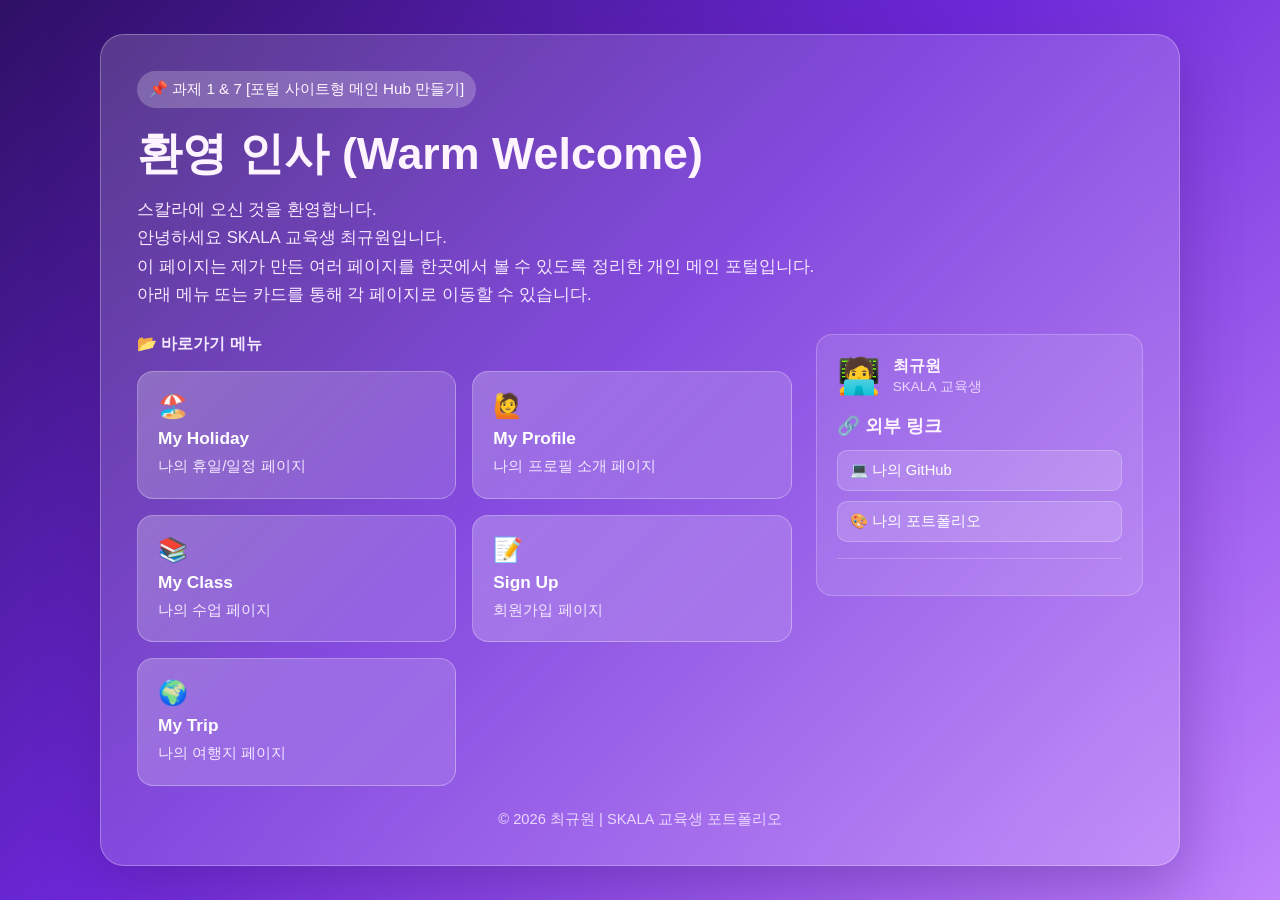
<file: html/index.html>
<!DOCTYPE html>
<html lang="ko">
<head>
    <meta charset="UTF-8">
    <meta name="viewport" content="width=device-width, initial-scale=1.0">
    <title>Welcome SKALA</title>
    <style>
        :root {
            color-scheme: dark;
        }

        * {
            box-sizing: border-box;
        }

        body {
            margin: 0;
            font-family: 'Segoe UI', Arial, sans-serif;
            background: linear-gradient(135deg, #2e1065 0%, #6d28d9 45%, #c084fc 100%);
            color: #fdf4ff;
            min-height: 100vh;
            display: flex;
            align-items: center;
            justify-content: center;
            padding: 24px;
        }

        .container {
            width: min(1080px, 100%);
            background: rgba(255, 255, 255, 0.16);
            backdrop-filter: blur(16px);
            border: 1px solid rgba(255, 255, 255, 0.28);
            border-radius: 24px;
            box-shadow: 0 20px 60px rgba(70, 20, 120, 0.35);
            padding: 36px;
        }

        .badge {
            display: inline-block;
            padding: 8px 12px;
            border-radius: 999px;
            background: rgba(255, 255, 255, 0.22);
            font-size: 0.95rem;
            margin-bottom: 16px;
            color: #fff7ff;
        }

        h1 {
            margin: 0 0 12px;
            font-size: clamp(1.9rem, 4vw, 2.8rem);
            color: #fdf4ff;
            padding-bottom: 0;
            border-bottom: none;
        }

        .subtitle {
            margin: 0 0 24px;
            font-size: 1.05rem;
            line-height: 1.7;
            color: #f5e8ff;
        }

        /* nav (갤러리 메뉴) */
        .main-nav h3 {
            margin: 0 0 16px;
            font-size: 1rem;
            color: #f3e8ff;
            padding-bottom: 0;
            border-bottom: none;
        }

        /* main + aside 레이아웃 */
        .content-wrap {
            display: grid;
            grid-template-columns: 2fr 1fr;
            gap: 24px;
            align-items: start;
        }

        .link-list {
            display: grid;
            grid-template-columns: repeat(2, minmax(0, 1fr));
            gap: 16px;
        }

        .link-card {
            display: block;
            padding: 20px;
            border-radius: 16px;
            text-decoration: none;
            color: white;
            background: linear-gradient(135deg, rgba(255, 255, 255, 0.24), rgba(255, 255, 255, 0.1));
            border: 1px solid rgba(255, 255, 255, 0.28);
            transition: transform 0.2s ease, box-shadow 0.2s ease;
        }

        .link-card:hover {
            transform: translateY(-4px);
            box-shadow: 0 12px 28px rgba(46, 16, 101, 0.28);
            background: linear-gradient(135deg, rgba(255, 255, 255, 0.24), rgba(255, 255, 255, 0.1));
        }

        .icon {
            font-size: 1.5rem;
            margin-bottom: 8px;
            display: block;
        }

        .link-card h3 {
            margin: 0 0 6px;
            font-size: 1.08rem;
            color: inherit;
            padding-bottom: 0;
            border-bottom: none;
        }

        .link-card p {
            margin: 0;
            font-size: 0.95rem;
            color: #f3e8ff;
            line-height: 1.5;
        }

        /* aside 사이드바 */
        .sidebar {
            background: rgba(255, 255, 255, 0.1);
            border: 1px solid rgba(255, 255, 255, 0.22);
            border-radius: 16px;
            padding: 20px;
        }

        .sidebar h2 {
            margin: 0 0 12px;
            font-size: 1.15rem;
            color: inherit;
            padding-bottom: 0;
            border-bottom: none;
        }

        .sidebar .profile-mini {
            display: flex;
            align-items: center;
            gap: 12px;
            margin-bottom: 16px;
        }

        .sidebar .profile-mini .avatar {
            font-size: 2.2rem;
        }

        .sidebar .profile-mini strong {
            display: block;
            font-size: 1.02rem;
        }

        .sidebar .profile-mini span {
            font-size: 0.85rem;
            color: #e9d5ff;
        }

        .sidebar ul {
            list-style: none;
            margin: 0 0 16px;
            padding: 0;
            display: grid;
            gap: 10px;
        }

        .sidebar a.side-link {
            display: block;
            padding: 10px 12px;
            border-radius: 10px;
            text-decoration: none;
            color: white;
            background: rgba(255, 255, 255, 0.14);
            border: 1px solid rgba(255, 255, 255, 0.24);
            font-size: 0.92rem;
        }

        .sidebar a.side-link:hover {
            background: rgba(255, 255, 255, 0.26);
        }

        .sidebar hr {
            border: none;
            border-top: 1px solid rgba(255, 255, 255, 0.22);
            margin: 16px 0;
        }

        .sidebar .info-line {
            font-size: 0.88rem;
            color: #f3e8ff;
            line-height: 1.6;
            margin: 0 0 6px;
        }

        .footer {
            margin-top: 24px;
            font-size: 0.92rem;
            color: #e9d5ff;
            text-align: center;
        }

        @media (max-width: 700px) {
            .content-wrap {
                grid-template-columns: 1fr;
            }

            .link-list {
                grid-template-columns: 1fr;
            }

            .container {
                padding: 24px;
            }
        }
    </style>
</head>
<body>
    <div class="container">
        <div class="badge">📌 과제 1 &amp; 7 [포털 사이트형 메인 Hub 만들기]</div>
        <h1>환영 인사 (Warm Welcome)</h1>
        <p class="subtitle">
            스칼라에 오신 것을 환영합니다.<br>
            안녕하세요 SKALA 교육생 최규원입니다.<br>
            이 페이지는 제가 만든 여러 페이지를 한곳에서 볼 수 있도록 정리한 개인 메인 포털입니다.<br>
            아래 메뉴 또는 카드를 통해 각 페이지로 이동할 수 있습니다.
        </p>

        <div class="content-wrap">
            <main class="main-content">
                <nav class="main-nav">
                    <h3>📂 바로가기 메뉴</h3>
                    <div class="link-list">
                        <a class="link-card" href="myHoliday.html">
                            <span class="icon">🏖️</span>
                            <h3>My Holiday</h3>
                            <p>나의 휴일/일정 페이지</p>
                        </a>
                        <a class="link-card" href="myProfile.html">
                            <span class="icon">🙋</span>
                            <h3>My Profile</h3>
                            <p>나의 프로필 소개 페이지</p>
                        </a>
                        <a class="link-card" href="myClass.html">
                            <span class="icon">📚</span>
                            <h3>My Class</h3>
                            <p>나의 수업 페이지</p>
                        </a>
                        <a class="link-card" href="signUp.html">
                            <span class="icon">📝</span>
                            <h3>Sign Up</h3>
                            <p>회원가입 페이지</p>
                        </a>
                        <a class="link-card" href="myTrip.html">
                            <span class="icon">🌍</span>
                            <h3>My Trip</h3>
                            <p>나의 여행지 페이지</p>
                        </a>
                    </div>
                </nav>
            </main>

            <aside class="sidebar">
                <div class="profile-mini">
                    <span class="avatar">🧑‍💻</span>
                    <div>
                        <strong>최규원</strong>
                        <span>SKALA 교육생</span>
                    </div>
                </div>

                <h2>🔗 외부 링크</h2>
                <ul>
                    <li><a class="side-link" href="https://github.com/gyu2301/" target="_blank" rel="noopener noreferrer">💻 나의 GitHub</a></li>
                    <li><a class="side-link" href="https://gyu2301.github.io/SKALA-Portfolio/" target="_blank" rel="noopener noreferrer">🎨 나의 포트폴리오</a></li>
                </ul>

                <hr>
            </aside>
        </div>

        <div class="footer">
            © 2026 최규원 | SKALA 교육생 포트폴리오
        </div>
    </div>
</body>
</html>
</file>
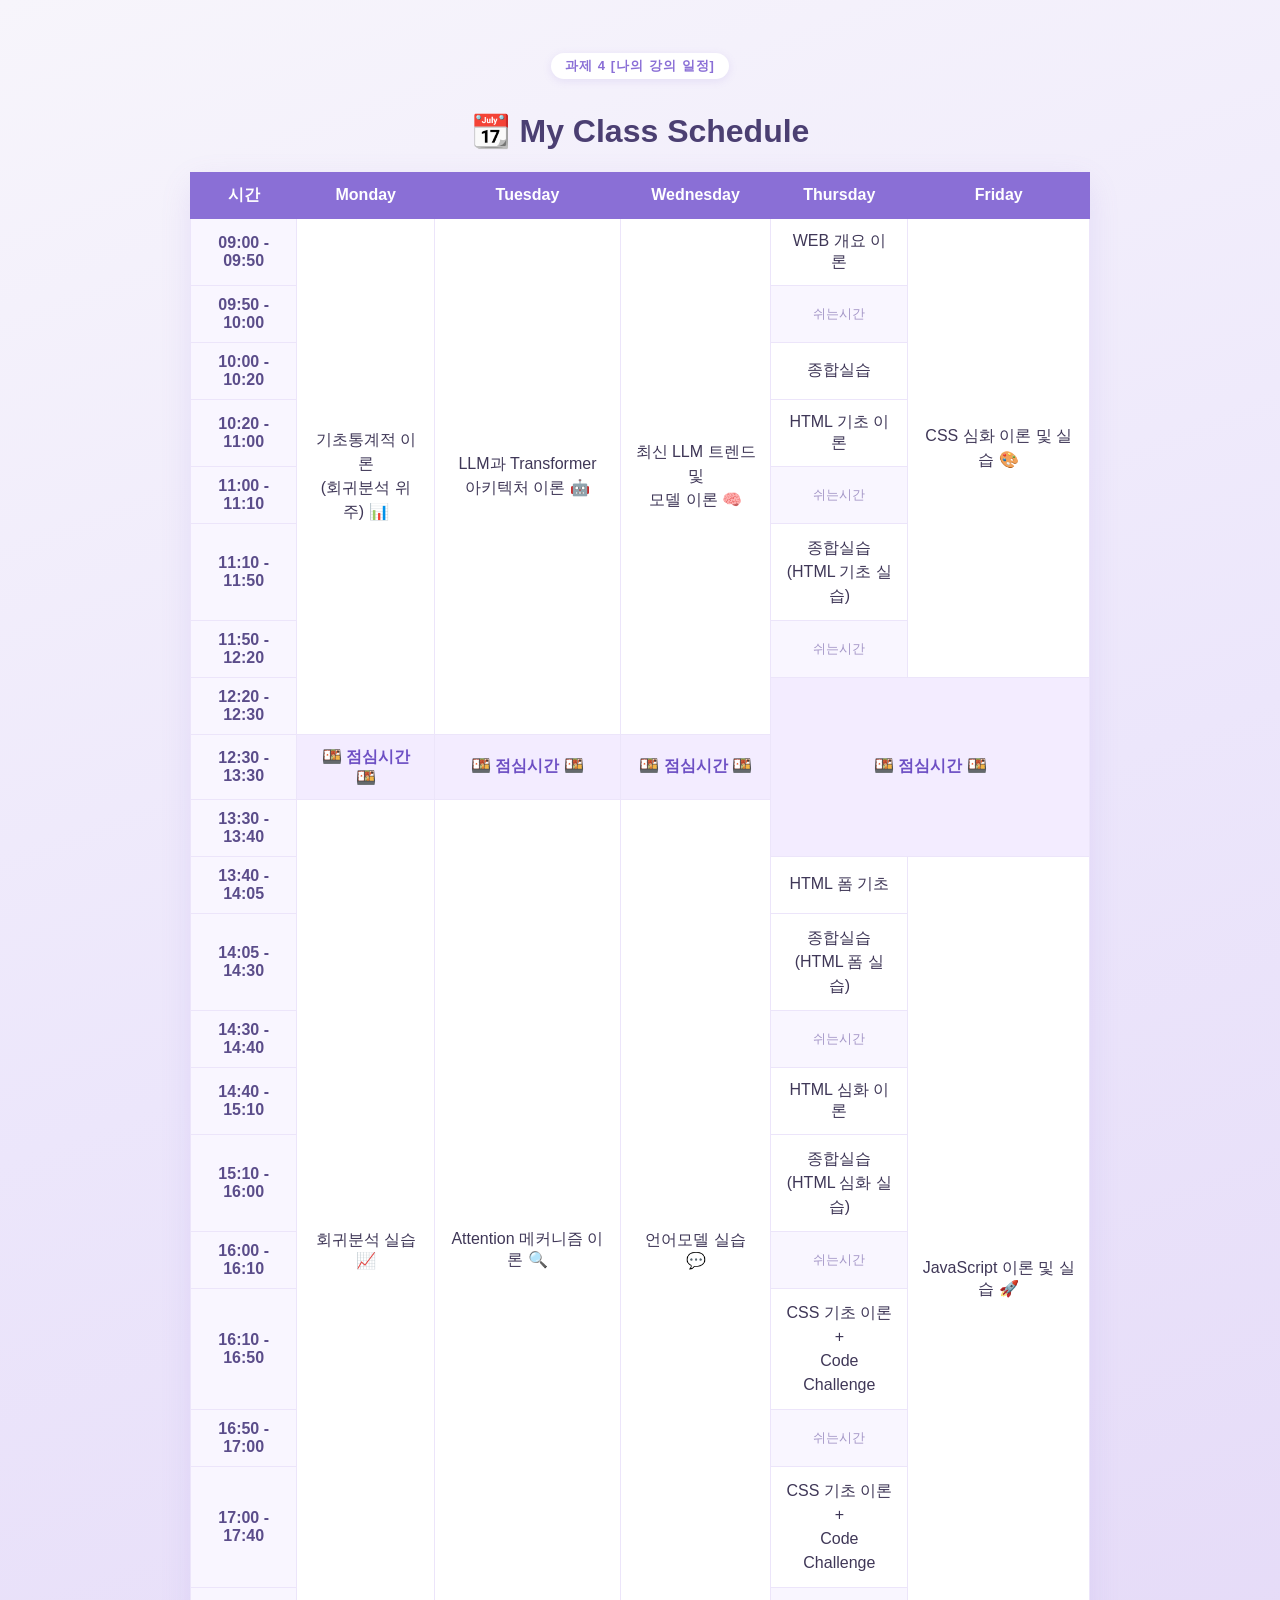
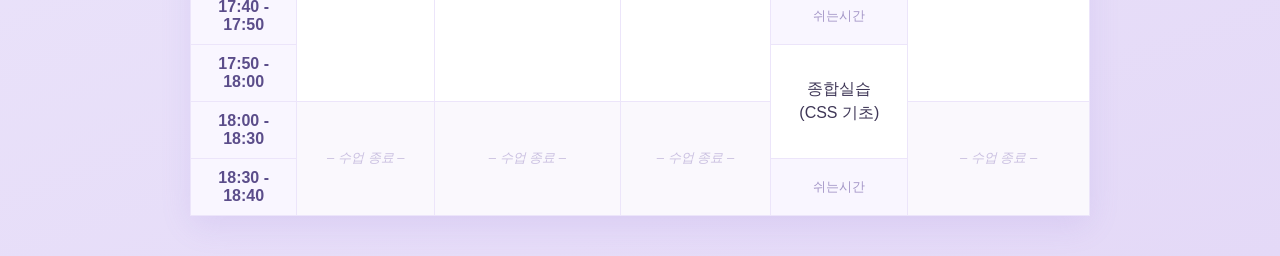
<file: html/myClass.html>
<!DOCTYPE html>
<html lang="ko">
<head>
    <meta charset="UTF-8">
    <meta name="viewport" content="width=device-width, initial-scale=1.0">
    <title>나의 강의 시간표</title>
</head>
<body style="margin:0; padding:40px 20px; font-family:'Pretendard','Apple SD Gothic Neo','Malgun Gothic',sans-serif; background:linear-gradient(160deg, #f7f5fb 0%, #ece6fb 50%, #e4d9f7 100%); color:#3f3757;">
    <div style="max-width:900px; margin:0 auto;">
        <div style="text-align:center;">
            <p style="display:inline-block; padding:4px 14px; margin-bottom:12px; border-radius:999px; background:#ffffff; color:#8a6fd6; font-size:13px; font-weight:600; letter-spacing:0.08em; text-transform:uppercase; box-shadow:0 2px 8px rgba(138,111,214,0.15);"> 과제 4 [나의 강의 일정]</p>
        </div>
        <h1 style="text-align:center; color:#4b3f72;">📆 My Class Schedule</h1>

        <table style="width:100%; border-collapse:collapse; background:#ffffff; border-radius:14px; box-shadow:0 10px 30px rgba(150,120,220,0.15);">
            <thead>
                <tr style="background:#8a6fd6;">
                    <th style="padding:12px; color:#ffffff; border:1px solid #8a6fd6;">시간</th>
                    <th style="padding:12px; color:#ffffff; border:1px solid #8a6fd6;">Monday</th>
                    <th style="padding:12px; color:#ffffff; border:1px solid #8a6fd6;">Tuesday</th>
                    <th style="padding:12px; color:#ffffff; border:1px solid #8a6fd6;">Wednesday</th>
                    <th style="padding:12px; color:#ffffff; border:1px solid #8a6fd6;">Thursday</th>
                    <th style="padding:12px; color:#ffffff; border:1px solid #8a6fd6;">Friday</th>
                </tr>
            </thead>
            <tbody>
                <tr>
                    <td style="padding:10px 14px; background:#f9f6ff; color:#5b4d8a; font-weight:600; border:1px solid #ece5fa; text-align:center;">09:00 - 09:50</td>
                    <td rowspan="8" style="padding:12px 14px; background:#ffffff; color:#3f3757; border:1px solid #ece5fa; text-align:center; line-height:1.5;">기초통계적 이론<br>(회귀분석 위주) 📊</td>
                    <td rowspan="8" style="padding:12px 14px; background:#ffffff; color:#3f3757; border:1px solid #ece5fa; text-align:center; line-height:1.5;">LLM과 Transformer<br>아키텍처 이론 🤖</td>
                    <td rowspan="8" style="padding:12px 14px; background:#ffffff; color:#3f3757; border:1px solid #ece5fa; text-align:center; line-height:1.5;">최신 LLM 트렌드 및<br>모델 이론 🧠</td>
                    <td style="padding:12px 14px; background:#ffffff; color:#3f3757; border:1px solid #ece5fa; text-align:center;">WEB 개요 이론</td>
                    <td rowspan="7" style="padding:12px 14px; background:#ffffff; color:#3f3757; border:1px solid #ece5fa; text-align:center; line-height:1.5;">CSS 심화 이론 및 실습 🎨</td>
                </tr>
                <tr>
                    <td style="padding:10px 14px; background:#f9f6ff; color:#5b4d8a; font-weight:600; border:1px solid #ece5fa; text-align:center;">09:50 - 10:00</td>
                    <td style="padding:8px 14px; background:#f9f6ff; color:#a496c7; font-size:13px; border:1px solid #ece5fa; text-align:center;">쉬는시간</td>
                </tr>
                <tr>
                    <td style="padding:10px 14px; background:#f9f6ff; color:#5b4d8a; font-weight:600; border:1px solid #ece5fa; text-align:center;">10:00 - 10:20</td>
                    <td style="padding:12px 14px; background:#ffffff; color:#3f3757; border:1px solid #ece5fa; text-align:center;">종합실습</td>
                </tr>
                <tr>
                    <td style="padding:10px 14px; background:#f9f6ff; color:#5b4d8a; font-weight:600; border:1px solid #ece5fa; text-align:center;">10:20 - 11:00</td>
                    <td style="padding:12px 14px; background:#ffffff; color:#3f3757; border:1px solid #ece5fa; text-align:center;">HTML 기초 이론</td>
                </tr>
                <tr>
                    <td style="padding:10px 14px; background:#f9f6ff; color:#5b4d8a; font-weight:600; border:1px solid #ece5fa; text-align:center;">11:00 - 11:10</td>
                    <td style="padding:8px 14px; background:#f9f6ff; color:#a496c7; font-size:13px; border:1px solid #ece5fa; text-align:center;">쉬는시간</td>
                </tr>
                <tr>
                    <td style="padding:10px 14px; background:#f9f6ff; color:#5b4d8a; font-weight:600; border:1px solid #ece5fa; text-align:center;">11:10 - 11:50</td>
                    <td style="padding:12px 14px; background:#ffffff; color:#3f3757; border:1px solid #ece5fa; text-align:center; line-height:1.5;">종합실습<br>(HTML 기초 실습)</td>
                </tr>
                <tr>
                    <td style="padding:10px 14px; background:#f9f6ff; color:#5b4d8a; font-weight:600; border:1px solid #ece5fa; text-align:center;">11:50 - 12:20</td>
                    <td style="padding:8px 14px; background:#f9f6ff; color:#a496c7; font-size:13px; border:1px solid #ece5fa; text-align:center;">쉬는시간</td>
                </tr>
                <tr>
                    <td style="padding:10px 14px; background:#f9f6ff; color:#5b4d8a; font-weight:600; border:1px solid #ece5fa; text-align:center;">12:20 - 12:30</td>
                    <td colspan="2" rowspan="3" style="padding:12px 14px; background:#f3ecff; color:#6d4fc4; font-weight:700; border:1px solid #ece5fa; text-align:center;">🍱 점심시간 🍱</td>
                </tr>
                <tr>
                    <td style="padding:10px 14px; background:#f9f6ff; color:#5b4d8a; font-weight:600; border:1px solid #ece5fa; text-align:center;">12:30 - 13:30</td>
                    <td style="padding:12px 14px; background:#f3ecff; color:#6d4fc4; font-weight:700; border:1px solid #ece5fa; text-align:center;">🍱 점심시간 🍱</td>
                    <td style="padding:12px 14px; background:#f3ecff; color:#6d4fc4; font-weight:700; border:1px solid #ece5fa; text-align:center;">🍱 점심시간 🍱</td>
                    <td style="padding:12px 14px; background:#f3ecff; color:#6d4fc4; font-weight:700; border:1px solid #ece5fa; text-align:center;">🍱 점심시간 🍱</td>
                </tr>
                <tr>
                    <td style="padding:10px 14px; background:#f9f6ff; color:#5b4d8a; font-weight:600; border:1px solid #ece5fa; text-align:center;">13:30 - 13:40</td>
                    <td rowspan="12" style="padding:12px 14px; background:#ffffff; color:#3f3757; border:1px solid #ece5fa; text-align:center;">회귀분석 실습 📈</td>
                    <td rowspan="12" style="padding:12px 14px; background:#ffffff; color:#3f3757; border:1px solid #ece5fa; text-align:center;">Attention 메커니즘 이론 🔍</td>
                    <td rowspan="12" style="padding:12px 14px; background:#ffffff; color:#3f3757; border:1px solid #ece5fa; text-align:center;">언어모델 실습 💬</td>
                </tr>
                <tr>
                    <td style="padding:10px 14px; background:#f9f6ff; color:#5b4d8a; font-weight:600; border:1px solid #ece5fa; text-align:center;">13:40 - 14:05</td>
                    <td style="padding:12px 14px; background:#ffffff; color:#3f3757; border:1px solid #ece5fa; text-align:center;">HTML 폼 기초</td>
                    <td rowspan="11" style="padding:12px 14px; background:#ffffff; color:#3f3757; border:1px solid #ece5fa; text-align:center;">JavaScript 이론 및 실습 🚀</td>
                </tr>
                <tr>
                    <td style="padding:10px 14px; background:#f9f6ff; color:#5b4d8a; font-weight:600; border:1px solid #ece5fa; text-align:center;">14:05 - 14:30</td>
                    <td style="padding:12px 14px; background:#ffffff; color:#3f3757; border:1px solid #ece5fa; text-align:center; line-height:1.5;">종합실습<br>(HTML 폼 실습)</td>
                </tr>
                <tr>
                    <td style="padding:10px 14px; background:#f9f6ff; color:#5b4d8a; font-weight:600; border:1px solid #ece5fa; text-align:center;">14:30 - 14:40</td>
                    <td style="padding:8px 14px; background:#f9f6ff; color:#a496c7; font-size:13px; border:1px solid #ece5fa; text-align:center;">쉬는시간</td>
                </tr>
                <tr>
                    <td style="padding:10px 14px; background:#f9f6ff; color:#5b4d8a; font-weight:600; border:1px solid #ece5fa; text-align:center;">14:40 - 15:10</td>
                    <td style="padding:12px 14px; background:#ffffff; color:#3f3757; border:1px solid #ece5fa; text-align:center;">HTML 심화 이론</td>
                </tr>
                <tr>
                    <td style="padding:10px 14px; background:#f9f6ff; color:#5b4d8a; font-weight:600; border:1px solid #ece5fa; text-align:center;">15:10 - 16:00</td>
                    <td style="padding:12px 14px; background:#ffffff; color:#3f3757; border:1px solid #ece5fa; text-align:center; line-height:1.5;">종합실습<br>(HTML 심화 실습)</td>
                </tr>
                <tr>
                    <td style="padding:10px 14px; background:#f9f6ff; color:#5b4d8a; font-weight:600; border:1px solid #ece5fa; text-align:center;">16:00 - 16:10</td>
                    <td style="padding:8px 14px; background:#f9f6ff; color:#a496c7; font-size:13px; border:1px solid #ece5fa; text-align:center;">쉬는시간</td>
                </tr>
                <tr>
                    <td style="padding:10px 14px; background:#f9f6ff; color:#5b4d8a; font-weight:600; border:1px solid #ece5fa; text-align:center;">16:10 - 16:50</td>
                    <td style="padding:12px 14px; background:#ffffff; color:#3f3757; border:1px solid #ece5fa; text-align:center; line-height:1.5;">CSS 기초 이론 +<br>Code Challenge</td>
                </tr>
                <tr>
                    <td style="padding:10px 14px; background:#f9f6ff; color:#5b4d8a; font-weight:600; border:1px solid #ece5fa; text-align:center;">16:50 - 17:00</td>
                    <td style="padding:8px 14px; background:#f9f6ff; color:#a496c7; font-size:13px; border:1px solid #ece5fa; text-align:center;">쉬는시간</td>
                </tr>
                <tr>
                    <td style="padding:10px 14px; background:#f9f6ff; color:#5b4d8a; font-weight:600; border:1px solid #ece5fa; text-align:center;">17:00 - 17:40</td>
                    <td style="padding:12px 14px; background:#ffffff; color:#3f3757; border:1px solid #ece5fa; text-align:center; line-height:1.5;">CSS 기초 이론 +<br>Code Challenge</td>
                </tr>
                <tr>
                    <td style="padding:10px 14px; background:#f9f6ff; color:#5b4d8a; font-weight:600; border:1px solid #ece5fa; text-align:center;">17:40 - 17:50</td>
                    <td style="padding:8px 14px; background:#f9f6ff; color:#a496c7; font-size:13px; border:1px solid #ece5fa; text-align:center;">쉬는시간</td>
                </tr>
                <tr>
                    <td style="padding:10px 14px; background:#f9f6ff; color:#5b4d8a; font-weight:600; border:1px solid #ece5fa; text-align:center;">17:50 - 18:00</td>
                    <td rowspan="2" style="padding:12px 14px; background:#ffffff; color:#3f3757; border:1px solid #ece5fa; text-align:center; line-height:1.5;">종합실습<br>(CSS 기초)</td>
                </tr>
                <tr>
                    <td style="padding:10px 14px; background:#f9f6ff; color:#5b4d8a; font-weight:600; border:1px solid #ece5fa; text-align:center;">18:00 - 18:30</td>
                    <td rowspan="2" style="padding:8px 14px; background:#faf8fd; color:#c9bfe0; font-size:13px; font-style:italic; border:1px solid #ece5fa; text-align:center;">– 수업 종료 –</td>
                    <td rowspan="2" style="padding:8px 14px; background:#faf8fd; color:#c9bfe0; font-size:13px; font-style:italic; border:1px solid #ece5fa; text-align:center;">– 수업 종료 –</td>
                    <td rowspan="2" style="padding:8px 14px; background:#faf8fd; color:#c9bfe0; font-size:13px; font-style:italic; border:1px solid #ece5fa; text-align:center;">– 수업 종료 –</td>
                    <td rowspan="2" style="padding:8px 14px; background:#faf8fd; color:#c9bfe0; font-size:13px; font-style:italic; border:1px solid #ece5fa; text-align:center;">– 수업 종료 –</td>
                </tr>
                <tr>
                    <td style="padding:10px 14px; background:#f9f6ff; color:#5b4d8a; font-weight:600; border:1px solid #ece5fa; text-align:center;">18:30 - 18:40</td>
                    <td style="padding:8px 14px; background:#f9f6ff; color:#a496c7; font-size:13px; border:1px solid #ece5fa; text-align:center;">쉬는시간</td>
                </tr>
            </tbody>
        </table>
    </div>
</body>
</html>
</file>
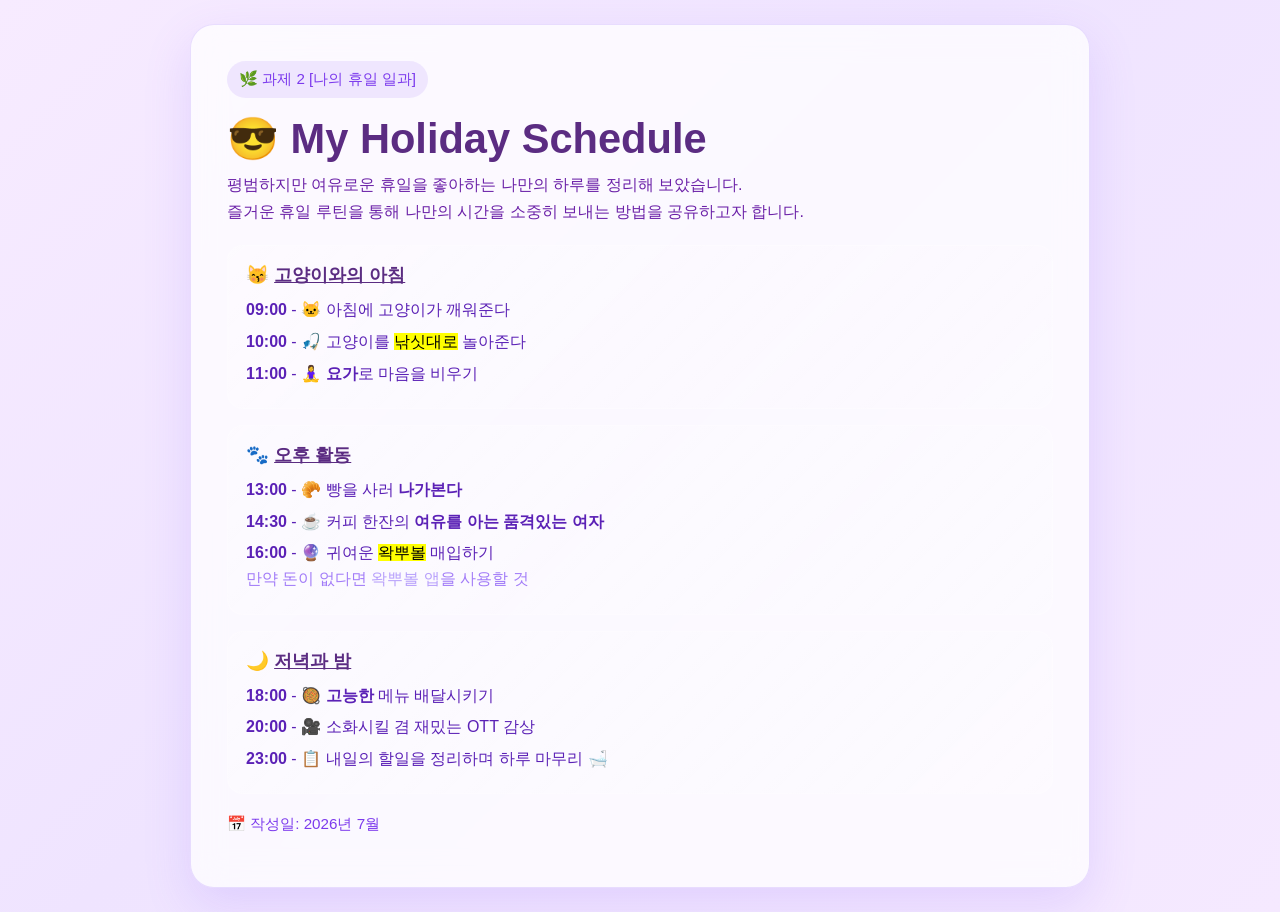
<file: html/myHoliday.html>
<!DOCTYPE html>
<html lang="ko">
<head>
    <meta charset="UTF-8">
    <meta name="viewport" content="width=device-width, initial-scale=1.0">
    <title>나의 휴일 일과</title>
    <style>
        :root {
            color-scheme: dark;
        }

        * {
            box-sizing: border-box;
        }

        body {
            margin: 0;
            font-family: 'Segoe UI', Arial, sans-serif;
            background: linear-gradient(135deg, #f7ebff 0%, #efe4ff 45%, #f5e9ff 100%);
            color: #5b2c82;
            min-height: 100vh;
            display: flex;
            align-items: center;
            justify-content: center;
            padding: 24px;
        }

        .container {
            width: min(900px, 100%);
            background: rgba(255, 255, 255, 0.75);
            backdrop-filter: blur(16px);
            border: 1px solid rgba(139, 92, 246, 0.18);
            border-radius: 24px;
            box-shadow: 0 18px 48px rgba(139, 92, 246, 0.16);
            padding: 36px;
        }

        .badge {
            display: inline-block;
            padding: 8px 12px;
            border-radius: 999px;
            background: rgba(139, 92, 246, 0.12);
            font-size: 0.95rem;
            margin-bottom: 16px;
            color: #7c3aed;
        }

        h1 {
            margin: 0 0 8px;
            font-size: clamp(1.8rem, 3.4vw, 2.6rem);
        }

        .subtitle {
            margin: 0 0 20px;
            color: #6b21a8;
            line-height: 1.7;
        }

        .schedule-list {
            display: grid;
            gap: 16px;
        }

        .schedule-card {
            background: linear-gradient(135deg, rgba(255, 255, 255, 0.22), rgba(255, 255, 255, 0.1));
            border: 1px solid rgba(255, 255, 255, 0.24);
            border-radius: 16px;
            padding: 16px 18px;
        }

        .schedule-card h2 {
            margin: 0 0 10px;
            font-size: 1.15rem;
        }

        .schedule-card p {
            margin: 6px 0;
            line-height: 1.6;
            color: #5b21b6;
        }

        .time {
            font-weight: 700;
            color: #7c3aed;
        }

        .footer {
            margin-top: 20px;
            font-size: 0.95rem;
            color: #7c3aed;
        }

        .soft-text {
            color: #8b5cf6;
            opacity: 0.8;
        }

        .soft-text a {
            color: #a78bfa;
            text-decoration: none;
        }

        @media (max-width: 700px) {
            .container {
                padding: 24px;
            }
        }
    </style>
</head>
<body>
    <div class="container">
        <div class="badge">🌿 과제 2 [나의 휴일 일과]</div>
        <h1>😎 My Holiday Schedule</h1>
        <p class="subtitle">평범하지만 여유로운 휴일을 좋아하는 나만의 하루를 정리해 보았습니다.
            <br>즐거운 휴일 루틴을 통해 나만의 시간을 소중히 보내는 방법을 공유하고자 합니다.</p>
        </p>

        <div class="schedule-list">
            <div class="schedule-card">
                <h2>😽 <u>고양이와의 아침</u></h2>
                <p><b>09:00</b> - 🐱 아침에 고양이가 깨워준다</p>
                <p><b>10:00</b> - 🎣 고양이를 <mark>낚싯대로</mark> 놀아준다</p>
                <p><b>11:00</b> - 🧘‍♀️ <b>요가</b>로 마음을 비우기</p>
            </div>

            <div class="schedule-card">
                <h2>🐾 <u>오후 활동</u></h2>
                <p><b>13:00</b> - 🥐 빵을 사러 <b>나가본다</b></p>
                <p><b>14:30</b> - ☕️ 커피 한잔의 <b>여유를 아는 품격있는 여자</b></p>
                <p><b>16:00</b> - 🔮 귀여운 <mark>왁뿌볼</mark> 매입하기<br><span class="soft-text">만약 돈이 없다면 <a href="https://apps.apple.com/kr/app/wax-cracking-squishy/id6780200289?l=en-GB" target="_blank" rel="noopener noreferrer">왁뿌볼 앱</a>을 사용할 것</span></p>
            </div>

            <div class="schedule-card">
                <h2>🌙 <u>저녁과 밤</u></h2>
                <p><b>18:00</b> - 🥘 <b>고능한</b> 메뉴 배달시키기</p>
                <p><b>20:00</b> - 🎥 소화시킬 겸 재밌는 OTT 감상</p>
                <p><b>23:00</b> - 📋 내일의 할일을 정리하며 하루 마무리 🛁</p>
            </div>
        </div>

        <p class="footer">📅 작성일: 2026년 7월</p>
    </div>
</body>
</html>
</file>
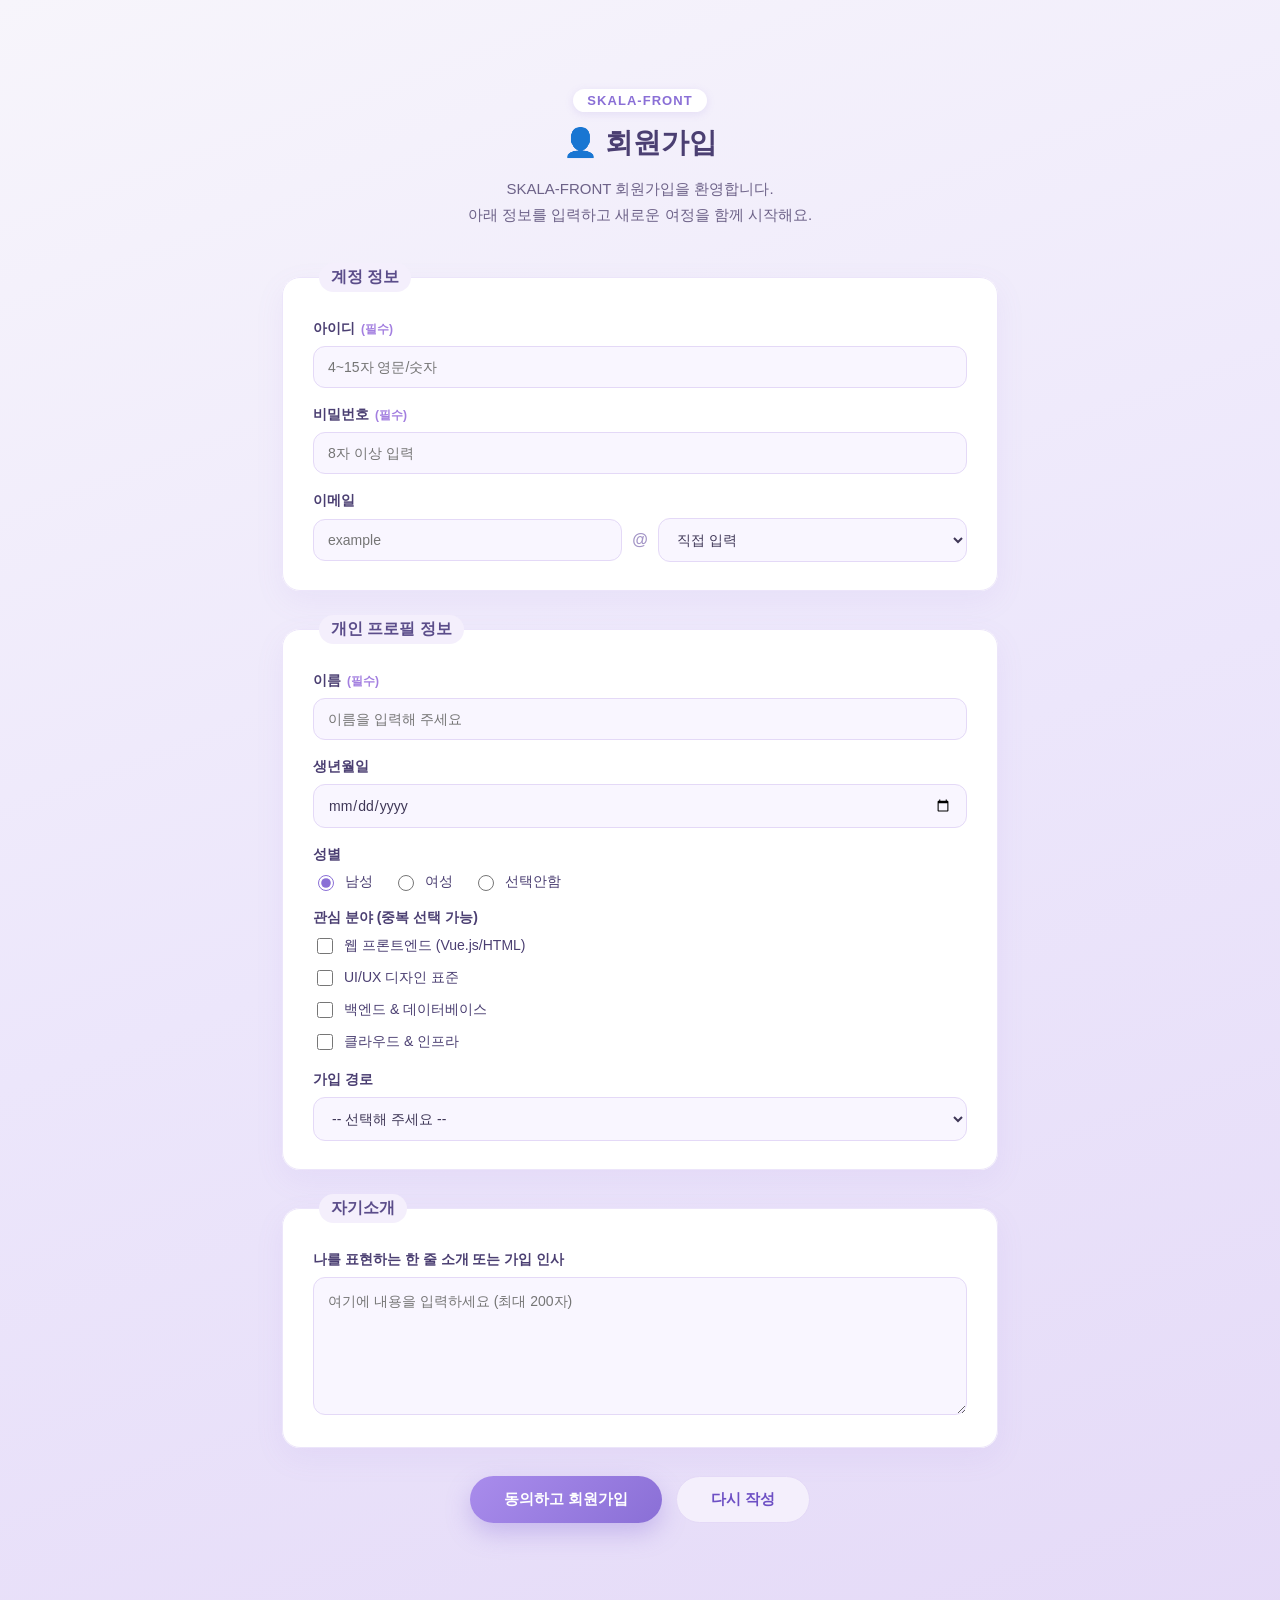
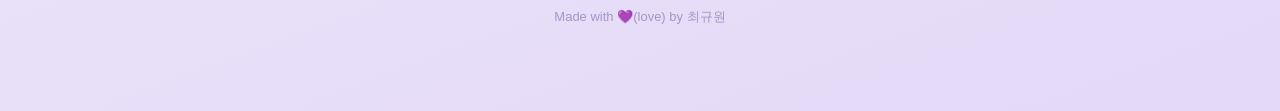
<file: html/signUp.html>
<!DOCTYPE html>
<html lang="ko">
<head>
    <meta charset="UTF-8">
    <meta name="viewport" content="width=device-width, initial-scale=1.0">
    <title>회원가입</title>
    <style>
        * {
            box-sizing: border-box;
        }

        body {
            margin: 0;
            padding: 40px 20px;
            min-height: 100vh;
            font-family: "Pretendard", "Apple SD Gothic Neo", "Malgun Gothic", sans-serif;
            background: linear-gradient(160deg, #f7f5fb 0%, #ece6fb 50%, #e4d9f7 100%);
            color: #3f3757;
        }

        .page {
            max-width: 720px;
            margin: 0 auto;
        }

        .profile-header {
            text-align: center;
            padding: 36px 24px 8px;
        }

        .profile-header__eyebrow {
            display: inline-block;
            padding: 4px 14px;
            margin-bottom: 12px;
            border-radius: 999px;
            background: #ffffff;
            color: #8a6fd6;
            font-size: 13px;
            font-weight: 600;
            letter-spacing: 0.08em;
            text-transform: uppercase;
            box-shadow: 0 2px 8px rgba(138, 111, 214, 0.15);
        }

        .profile-header__title {
            margin: 0 0 14px;
            font-size: 28px;
            font-weight: 700;
            color: #4b3f72;
        }

        .profile-header__intro {
            margin: 0 auto;
            max-width: 520px;
            font-size: 15px;
            line-height: 1.7;
            color: #6d6288;
        }

        form {
            display: flex;
            flex-direction: column;
            gap: 24px;
            padding: 28px 0;
        }

        fieldset {
            background: #ffffff;
            border: 1px solid #ece5fa;
            border-radius: 18px;
            padding: 28px 30px;
            box-shadow: 0 10px 30px rgba(150, 120, 220, 0.08);
        }

        legend {
            padding: 4px 12px;
            margin-left: 6px;
            font-size: 16px;
            font-weight: 700;
            color: #5b4d8a;
            background: #f4effc;
            border-radius: 999px;
        }

        .field {
            margin-bottom: 18px;
        }

        .field:last-child {
            margin-bottom: 0;
        }

        label {
            display: block;
            margin-bottom: 8px;
            font-size: 14px;
            font-weight: 600;
            color: #4b3f72;
        }

        .required-mark {
            margin-left: 6px;
            font-size: 12px;
            font-weight: 600;
            color: #a37fe0;
        }

        input[type="text"],
        input[type="password"],
        input[type="date"],
        select,
        textarea {
            width: 100%;
            padding: 12px 14px;
            font-size: 14px;
            font-family: inherit;
            color: #3f3757;
            background: #f9f6ff;
            border: 1px solid #e4d9f7;
            border-radius: 12px;
            outline: none;
            transition: border-color 0.15s ease, box-shadow 0.15s ease;
        }

        input[type="text"]:focus,
        input[type="password"]:focus,
        input[type="date"]:focus,
        select:focus,
        textarea:focus {
            border-color: #b6a3ea;
            box-shadow: 0 0 0 3px rgba(182, 163, 234, 0.25);
        }

        textarea {
            resize: vertical;
            line-height: 1.6;
        }

        .email-row {
            display: flex;
            align-items: center;
            gap: 10px;
            flex-wrap: wrap;
        }

        .email-row input[type="text"] {
            flex: 1;
            min-width: 140px;
        }

        .email-row span {
            color: #a496c7;
            font-weight: 700;
        }

        .email-row select {
            flex: 1;
            min-width: 140px;
        }

        .choice-group {
            display: flex;
            flex-wrap: wrap;
            gap: 10px 20px;
        }

        .choice-group--column {
            flex-direction: column;
            gap: 10px;
        }

        .choice-group label {
            display: flex;
            align-items: center;
            gap: 8px;
            margin-bottom: 0;
            font-weight: 500;
            color: #4b3f72;
            cursor: pointer;
        }

        input[type="radio"],
        input[type="checkbox"] {
            width: 16px;
            height: 16px;
            accent-color: #8a6fd6;
        }

        .form-actions {
            display: flex;
            justify-content: center;
            gap: 14px;
            padding: 4px 0 32px;
        }

        input[type="submit"],
        input[type="reset"] {
            padding: 13px 34px;
            font-size: 15px;
            font-weight: 700;
            font-family: inherit;
            border-radius: 999px;
            border: none;
            cursor: pointer;
            transition: transform 0.15s ease, box-shadow 0.15s ease;
        }

        input[type="submit"] {
            background: linear-gradient(135deg, #a98cec, #8a6fd6);
            color: #ffffff;
            box-shadow: 0 10px 24px rgba(138, 111, 214, 0.35);
        }

        input[type="submit"]:hover {
            transform: translateY(-2px);
            box-shadow: 0 14px 28px rgba(138, 111, 214, 0.4);
        }

        input[type="reset"] {
            background: #f4effc;
            color: #6d4fc4;
            border: 1px solid #e4d9f7;
        }

        input[type="reset"]:hover {
            background: #ece5fa;
        }

        .profile-footer {
            text-align: center;
            padding: 12px 0 32px;
            font-size: 13px;
            color: #a496c7;
        }
    </style>
</head>
<body>
    <div class="page">

        <header class="profile-header">
            <p class="profile-header__eyebrow">SKALA-FRONT</p>
            <h1 class="profile-header__title">👤 회원가입</h1>
            <p class="profile-header__intro">
                SKALA-FRONT 회원가입을 환영합니다. <br>
                아래 정보를 입력하고 새로운 여정을 함께 시작해요.
            </p>
        </header>

        <form action="signUpResult.html" method="get">

            <fieldset>
                <legend>계정 정보</legend>

                <div class="field">
                    <label for="userId">아이디<span class="required-mark">(필수)</span></label>
                    <input type="text" id="userId" name="userId" minlength="4" maxlength="15" required placeholder="4~15자 영문/숫자">
                </div>

                <div class="field">
                    <label for="userPw">비밀번호<span class="required-mark">(필수)</span></label>
                    <input type="password" id="userPw" name="userPw" minlength="8" required placeholder="8자 이상 입력">
                </div>

                <div class="field">
                    <label for="userEmail">이메일</label>
                    <div class="email-row">
                        <input type="text" id="userEmail" name="userEmail" placeholder="example">
                        <span>@</span>
                        <select name="emailDomain">
                            <option value="direct">직접 입력</option>
                            <option value="naver.com">naver.com</option>
                            <option value="gmail.com">gmail.com</option>
                            <option value="daum.net">daum.net</option>
                        </select>
                    </div>
                </div>
            </fieldset>

            <fieldset>
                <legend>개인 프로필 정보</legend>

                <div class="field">
                    <label for="userName">이름<span class="required-mark">(필수)</span></label>
                    <input type="text" id="userName" name="userName" required placeholder="이름을 입력해 주세요">
                </div>

                <div class="field">
                    <label for="userBirth">생년월일</label>
                    <input type="date" id="userBirth" name="userBirth">
                </div>

                <div class="field">
                    <label>성별</label>
                    <div class="choice-group">
                        <label><input type="radio" name="gender" value="male" checked> 남성</label>
                        <label><input type="radio" name="gender" value="female"> 여성</label>
                        <label><input type="radio" name="gender" value="none"> 선택안함</label>
                    </div>
                </div>

                <div class="field">
                    <label>관심 분야 (중복 선택 가능)</label>
                    <div class="choice-group choice-group--column">
                        <label><input type="checkbox" name="interest" value="frontend"> 웹 프론트엔드 (Vue.js/HTML)</label>
                        <label><input type="checkbox" name="interest" value="uiux"> UI/UX 디자인 표준</label>
                        <label><input type="checkbox" name="interest" value="backend"> 백엔드 & 데이터베이스</label>
                        <label><input type="checkbox" name="interest" value="devops"> 클라우드 & 인프라</label>
                    </div>
                </div>

                <div class="field">
                    <label for="joinPath">가입 경로</label>
                    <select id="joinPath" name="joinPath">
                        <option value="" disabled selected>-- 선택해 주세요 --</option>
                        <option value="search">인터넷 검색</option>
                        <option value="friend">지인 추천</option>
                        <option value="sns">SNS 광고</option>
                        <option value="etc">기타</option>
                    </select>
                </div>
            </fieldset>

            <fieldset>
                <legend>자기소개</legend>

                <div class="field">
                    <label for="intro">나를 표현하는 한 줄 소개 또는 가입 인사</label>
                    <textarea id="intro" name="intro" rows="5" cols="50" maxlength="200" placeholder="여기에 내용을 입력하세요 (최대 200자)"></textarea>
                </div>
            </fieldset>

            <div class="form-actions">
                <input type="submit" value="동의하고 회원가입">
                <input type="reset" value="다시 작성">
            </div>

        </form>

        <footer class="profile-footer">
            <p>Made with 💜(love) by 최규원</p>
        </footer>

    </div>
</body>
</html>
</file>
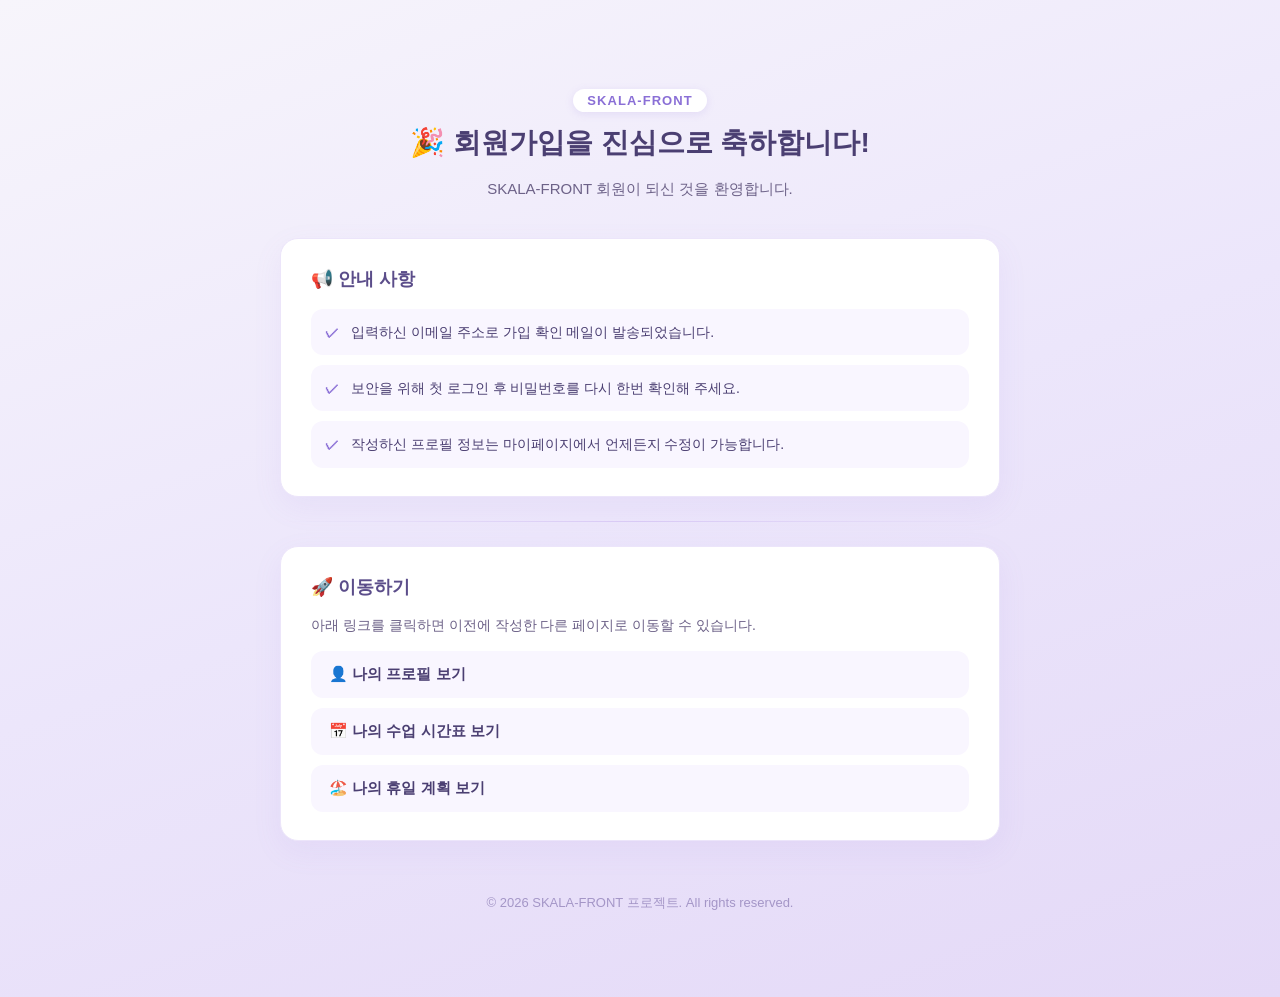
<file: html/signUpResult.html>
<!DOCTYPE html>
<html lang="ko">
<head>
    <meta charset="UTF-8">
    <meta name="viewport" content="width=device-width, initial-scale=1.0">
    <title>회원가입 완료 - 환영합니다!</title>
    <style>
        * {
            box-sizing: border-box;
        }

        body {
            margin: 0;
            padding: 40px 20px;
            min-height: 100vh;
            font-family: "Pretendard", "Apple SD Gothic Neo", "Malgun Gothic", sans-serif;
            background: linear-gradient(160deg, #f7f5fb 0%, #ece6fb 50%, #e4d9f7 100%);
            color: #3f3757;
        }

        .page {
            max-width: 720px;
            margin: 0 auto;
        }

        .profile-header {
            text-align: center;
            padding: 36px 24px 8px;
        }

        .profile-header__eyebrow {
            display: inline-block;
            padding: 4px 14px;
            margin-bottom: 12px;
            border-radius: 999px;
            background: #ffffff;
            color: #8a6fd6;
            font-size: 13px;
            font-weight: 600;
            letter-spacing: 0.08em;
            text-transform: uppercase;
            box-shadow: 0 2px 8px rgba(138, 111, 214, 0.15);
        }

        .profile-header__title {
            margin: 0 0 14px;
            font-size: 28px;
            font-weight: 700;
            color: #4b3f72;
        }

        .profile-header__intro {
            margin: 0 auto;
            max-width: 520px;
            font-size: 15px;
            line-height: 1.7;
            color: #6d6288;
        }

        .profile-content {
            display: flex;
            flex-direction: column;
            gap: 24px;
            padding: 28px 0;
        }

        .card {
            background: #ffffff;
            border: 1px solid #ece5fa;
            border-radius: 18px;
            padding: 28px 30px;
            box-shadow: 0 10px 30px rgba(150, 120, 220, 0.08);
        }

        .card__title {
            margin: 0 0 18px;
            font-size: 18px;
            font-weight: 700;
            color: #5b4d8a;
        }

        .card__list {
            margin: 0;
            padding: 0;
            list-style: none;
        }

        .card__list--notice li {
            position: relative;
            padding: 12px 16px 12px 40px;
            margin-bottom: 10px;
            border-radius: 12px;
            background: #f9f6ff;
            color: #4b3f72;
            font-size: 14px;
            line-height: 1.6;
        }

        .card__list--notice li:last-child {
            margin-bottom: 0;
        }

        .card__list--notice li::before {
            content: "✓";
            position: absolute;
            left: 14px;
            top: 12px;
            color: #8a6fd6;
            font-weight: 700;
        }

        .card__list--links {
            display: flex;
            flex-direction: column;
            gap: 10px;
        }

        .card__list--links a {
            display: block;
            padding: 14px 18px;
            border-radius: 12px;
            background: #f9f6ff;
            color: #4b3f72;
            font-size: 15px;
            font-weight: 600;
            text-decoration: none;
            transition: background 0.15s ease, transform 0.15s ease;
        }

        .card__list--links a:hover {
            background: #ece5fa;
            transform: translateX(4px);
        }

        .section-divider {
            height: 1px;
            background: linear-gradient(90deg, transparent, #d8c9f5, transparent);
        }

        .profile-footer {
            text-align: center;
            padding: 12px 0 32px;
            font-size: 13px;
            color: #a496c7;
        }
    </style>
</head>
<body>
    <div class="page">

        <header class="profile-header">
            <p class="profile-header__eyebrow">SKALA-FRONT</p>
            <h1 class="profile-header__title">🎉 회원가입을 진심으로 축하합니다!</h1>
            <p class="profile-header__intro">
                SKALA-FRONT 회원이 되신 것을 환영합니다.
            </p>
        </header>

        <main class="profile-content">

            <section class="card card--notice">
                <h2 class="card__title">📢 안내 사항</h2>
                <ul class="card__list card__list--notice">
                    <li>입력하신 이메일 주소로 가입 확인 메일이 발송되었습니다.</li>
                    <li>보안을 위해 첫 로그인 후 비밀번호를 다시 한번 확인해 주세요.</li>
                    <li>작성하신 프로필 정보는 마이페이지에서 언제든지 수정이 가능합니다.</li>
                </ul>
            </section>

            <div class="section-divider" role="separator"></div>

            <section class="card card--links">
                <h2 class="card__title">🚀 이동하기</h2>
                <p style="margin: 0 0 16px; font-size: 14px; color: #6d6288;">아래 링크를 클릭하면 이전에 작성한 다른 페이지로 이동할 수 있습니다.</p>
                <ul class="card__list card__list--links">
                    <li><a href="myProfile.html">👤 나의 프로필 보기</a></li>
                    <li><a href="myClass.html">📅 나의 수업 시간표 보기</a></li>
                    <li><a href="myHoliday.html">🏖️ 나의 휴일 계획 보기</a></li>
                </ul>
            </section>

        </main>

        <footer class="profile-footer">
            <p>© 2026 SKALA-FRONT 프로젝트. All rights reserved.</p>
        </footer>

    </div>
</body>
</html>
</file>
